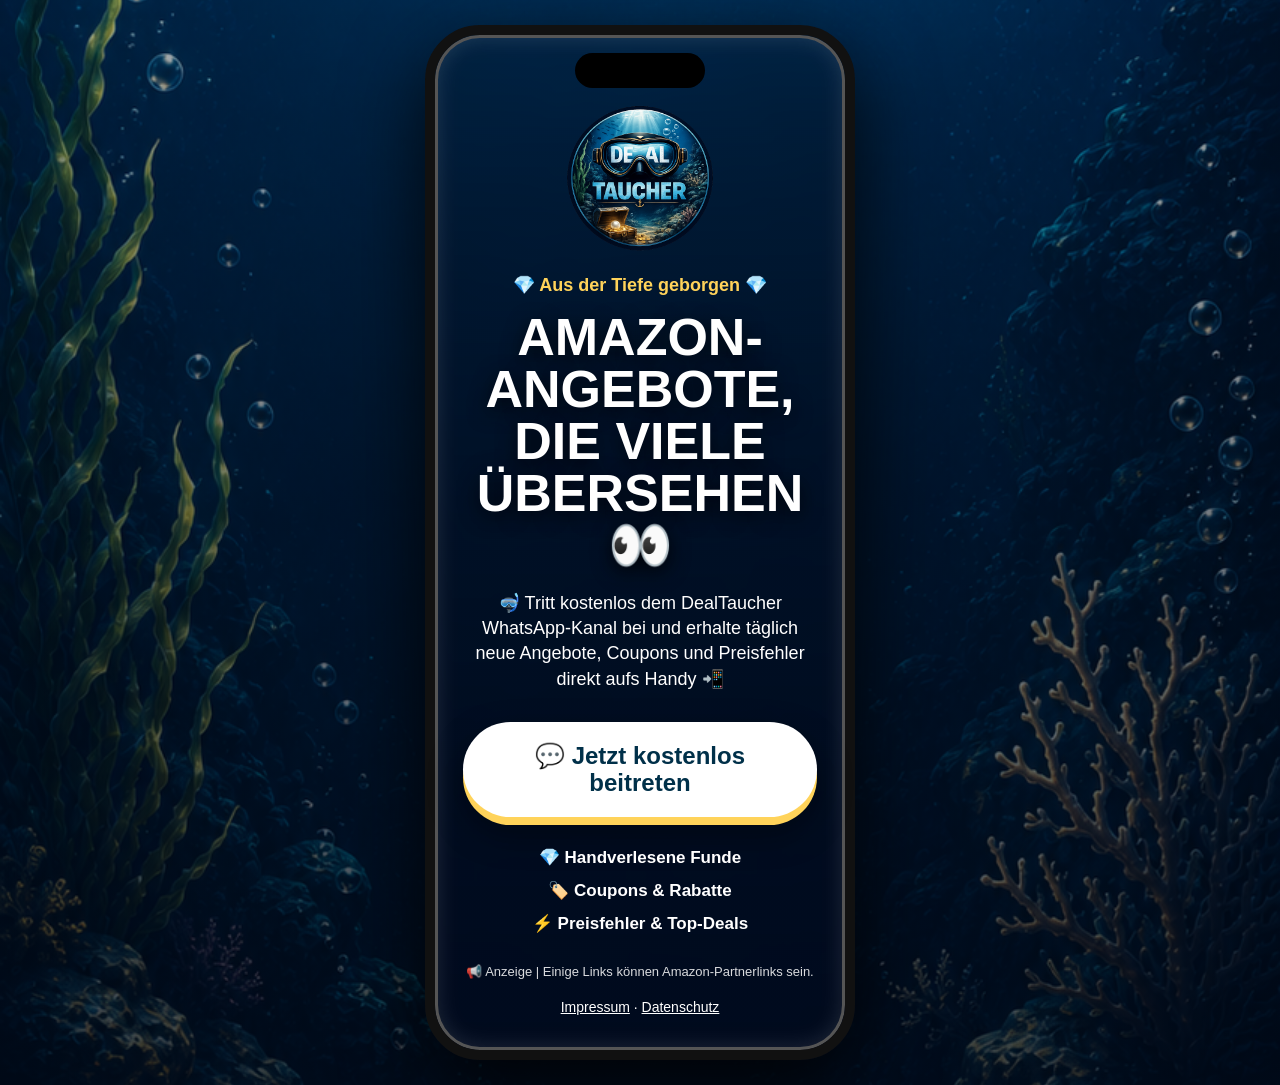
<file: index.html>
<!doctype html>
<html lang="de">
<head>
  <meta charset="utf-8" />
  <meta name="viewport" content="width=device-width, initial-scale=1" />

  <title>Deal Taucher – Amazon Deals direkt auf WhatsApp</title>

  <meta
    name="description"
    content="Deal Taucher findet täglich Amazon-Angebote, Coupons und Preisfehler. Kostenlos dem WhatsApp-Kanal beitreten."
  />

  <link rel="stylesheet" href="style.css" />
  <link rel="icon" type="image/png" href="assets/favicon.png" />

  <!-- Google Analytics -->
  <script
    async
    src="https://www.googletagmanager.com/gtag/js?id=G-8SXYNRDTDF"
  ></script>

  <script>
    window.dataLayer = window.dataLayer || [];

    function gtag() {
      dataLayer.push(arguments);
    }

    gtag("js", new Date());
    gtag("config", "G-8SXYNRDTDF");
  </script>

  <!-- TikTok Pixel Code Start -->
  <script>
    !function (w, d, t) {
      w.TiktokAnalyticsObject = t;

      var ttq = w[t] = w[t] || [];

      ttq.methods = [
        "page",
        "track",
        "identify",
        "instances",
        "debug",
        "on",
        "off",
        "once",
        "ready",
        "alias",
        "group",
        "enableCookie",
        "disableCookie",
        "holdConsent",
        "revokeConsent",
        "grantConsent"
      ];

      ttq.setAndDefer = function (t, e) {
        t[e] = function () {
          t.push([e].concat(Array.prototype.slice.call(arguments, 0)));
        };
      };

      for (var i = 0; i < ttq.methods.length; i++) {
        ttq.setAndDefer(ttq, ttq.methods[i]);
      }

      ttq.instance = function (t) {
        var e = ttq._i[t] || [];

        for (var n = 0; n < ttq.methods.length; n++) {
          ttq.setAndDefer(e, ttq.methods[n]);
        }

        return e;
      };

      ttq.load = function (e, n) {
        var r = "https://analytics.tiktok.com/i18n/pixel/events.js";

        ttq._i = ttq._i || {};
        ttq._i[e] = [];
        ttq._i[e]._u = r;

        ttq._t = ttq._t || {};
        ttq._t[e] = +new Date();

        ttq._o = ttq._o || {};
        ttq._o[e] = n || {};

        n = document.createElement("script");
        n.type = "text/javascript";
        n.async = true;
        n.src = r + "?sdkid=" + e + "&lib=" + t;

        e = document.getElementsByTagName("script")[0];
        e.parentNode.insertBefore(n, e);
      };

      ttq.load("D9AVBBRC77U102660D5G");
      ttq.page();

    }(window, document, "ttq");
  </script>
  <!-- TikTok Pixel Code End -->
</head>

<body>
  <main class="hero">
    <section class="card">
      <img
        src="assets/logo.png"
        alt="Deal Taucher Logo"
        class="logo"
      />

      <p class="eyebrow">💎 Aus der Tiefe geborgen 💎</p>

      <h1>Amazon-Angebote, die viele übersehen 👀</h1>

      <p class="subtitle">
        🤿 Tritt kostenlos dem DealTaucher WhatsApp-Kanal bei und erhalte
        täglich neue Angebote, Coupons und Preisfehler direkt aufs Handy 📲
      </p>

      <a
        class="cta"
        href="https://whatsapp.com/channel/0029Vb8oDq4BPzjclmsVyL2b"
        target="_blank"
        rel="noopener"
        id="whatsapp-button"
      >
        💬 Jetzt kostenlos beitreten
      </a>

      <div class="features">
        <div>💎 Handverlesene Funde</div>
        <div>🏷️ Coupons & Rabatte</div>
        <div>⚡ Preisfehler & Top-Deals</div>
      </div>

      <p class="affiliate">
        📢 Anzeige | Einige Links können Amazon-Partnerlinks sein.
      </p>

      <footer>
        <a href="impressum.html">Impressum</a>
        <span>·</span>
        <a href="datenschutz.html">Datenschutz</a>
      </footer>
    </section>
  </main>

  <!-- Google Analytics und TikTok Klick-Tracking -->
  <script>
    document.addEventListener("DOMContentLoaded", function () {
      const whatsappButton = document.getElementById("whatsapp-button");

      if (!whatsappButton) {
        console.warn("WhatsApp-Button für das Tracking nicht gefunden.");
        return;
      }

      whatsappButton.addEventListener("click", function () {
        // Google Analytics
        if (typeof gtag === "function") {
          gtag("event", "whatsapp_join_click", {
            button_name: "WhatsApp-Kanal beitreten"
          });
        }

        // TikTok Pixel
        if (typeof ttq !== "undefined") {
          ttq.track("ClickButton", {
            content_name: "DealTaucher WhatsApp-Kanal"
          });
        }
      });
    });
  </script>
</body>
</html>
</file>
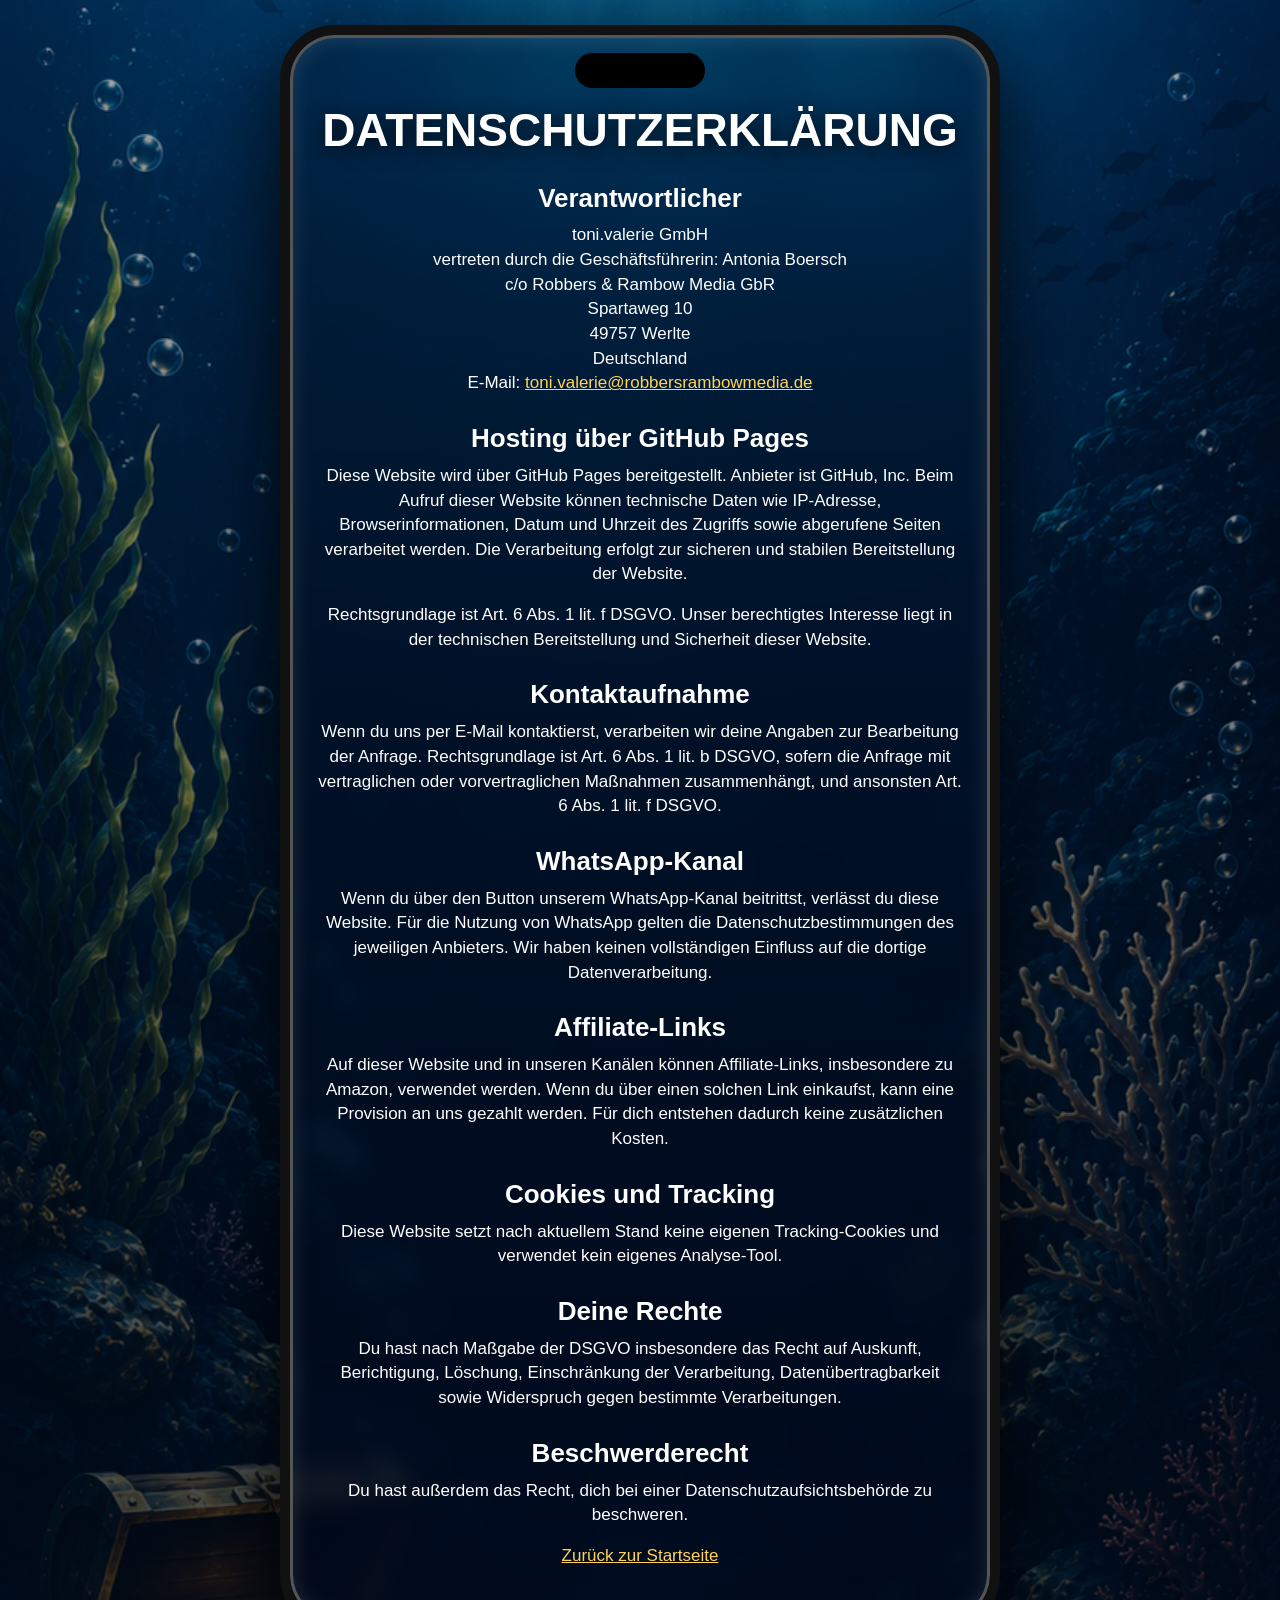
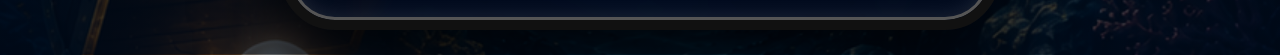
<file: datenschutz.html>
<!doctype html>
<html lang="de">
<head>
  <meta charset="utf-8" />
  <meta name="viewport" content="width=device-width, initial-scale=1" />
  <title>Datenschutz – Deal Taucher</title>
  <link rel="stylesheet" href="style.css" />
  <link rel="icon" type="image/png" href="assets/favicon.png">
</head>
<body>
  <main class="hero">
    <section class="card legal">
      <h1>Datenschutzerklärung</h1>

      <h2>Verantwortlicher</h2>
      <p>
        toni.valerie GmbH<br>
        vertreten durch die Geschäftsführerin: Antonia Boersch<br>
        c/o Robbers & Rambow Media GbR<br>
        Spartaweg 10<br>
        49757 Werlte<br>
        Deutschland<br>
        E-Mail: <a href="mailto:toni.valerie@robbersrambowmedia.de">toni.valerie@robbersrambowmedia.de</a>
      </p>

      <h2>Hosting über GitHub Pages</h2>
      <p>
        Diese Website wird über GitHub Pages bereitgestellt. Anbieter ist GitHub, Inc.
        Beim Aufruf dieser Website können technische Daten wie IP-Adresse,
        Browserinformationen, Datum und Uhrzeit des Zugriffs sowie abgerufene Seiten verarbeitet werden.
        Die Verarbeitung erfolgt zur sicheren und stabilen Bereitstellung der Website.
      </p>
      <p>
        Rechtsgrundlage ist Art. 6 Abs. 1 lit. f DSGVO. Unser berechtigtes Interesse liegt
        in der technischen Bereitstellung und Sicherheit dieser Website.
      </p>

      <h2>Kontaktaufnahme</h2>
      <p>
        Wenn du uns per E-Mail kontaktierst, verarbeiten wir deine Angaben zur Bearbeitung
        der Anfrage. Rechtsgrundlage ist Art. 6 Abs. 1 lit. b DSGVO, sofern die Anfrage
        mit vertraglichen oder vorvertraglichen Maßnahmen zusammenhängt, und ansonsten
        Art. 6 Abs. 1 lit. f DSGVO.
      </p>

      <h2>WhatsApp-Kanal</h2>
      <p>
        Wenn du über den Button unserem WhatsApp-Kanal beitrittst, verlässt du diese Website.
        Für die Nutzung von WhatsApp gelten die Datenschutzbestimmungen des jeweiligen Anbieters.
        Wir haben keinen vollständigen Einfluss auf die dortige Datenverarbeitung.
      </p>

      <h2>Affiliate-Links</h2>
      <p>
        Auf dieser Website und in unseren Kanälen können Affiliate-Links, insbesondere zu Amazon,
        verwendet werden. Wenn du über einen solchen Link einkaufst, kann eine Provision an uns
        gezahlt werden. Für dich entstehen dadurch keine zusätzlichen Kosten.
      </p>

      <h2>Cookies und Tracking</h2>
      <p>
        Diese Website setzt nach aktuellem Stand keine eigenen Tracking-Cookies und verwendet kein
        eigenes Analyse-Tool.
      </p>

      <h2>Deine Rechte</h2>
      <p>
        Du hast nach Maßgabe der DSGVO insbesondere das Recht auf Auskunft, Berichtigung,
        Löschung, Einschränkung der Verarbeitung, Datenübertragbarkeit sowie Widerspruch gegen
        bestimmte Verarbeitungen.
      </p>

      <h2>Beschwerderecht</h2>
      <p>
        Du hast außerdem das Recht, dich bei einer Datenschutzaufsichtsbehörde zu beschweren.
      </p>

      <p><a href="index.html">Zurück zur Startseite</a></p>
    </section>
  </main>
</body>
</html>
</file>
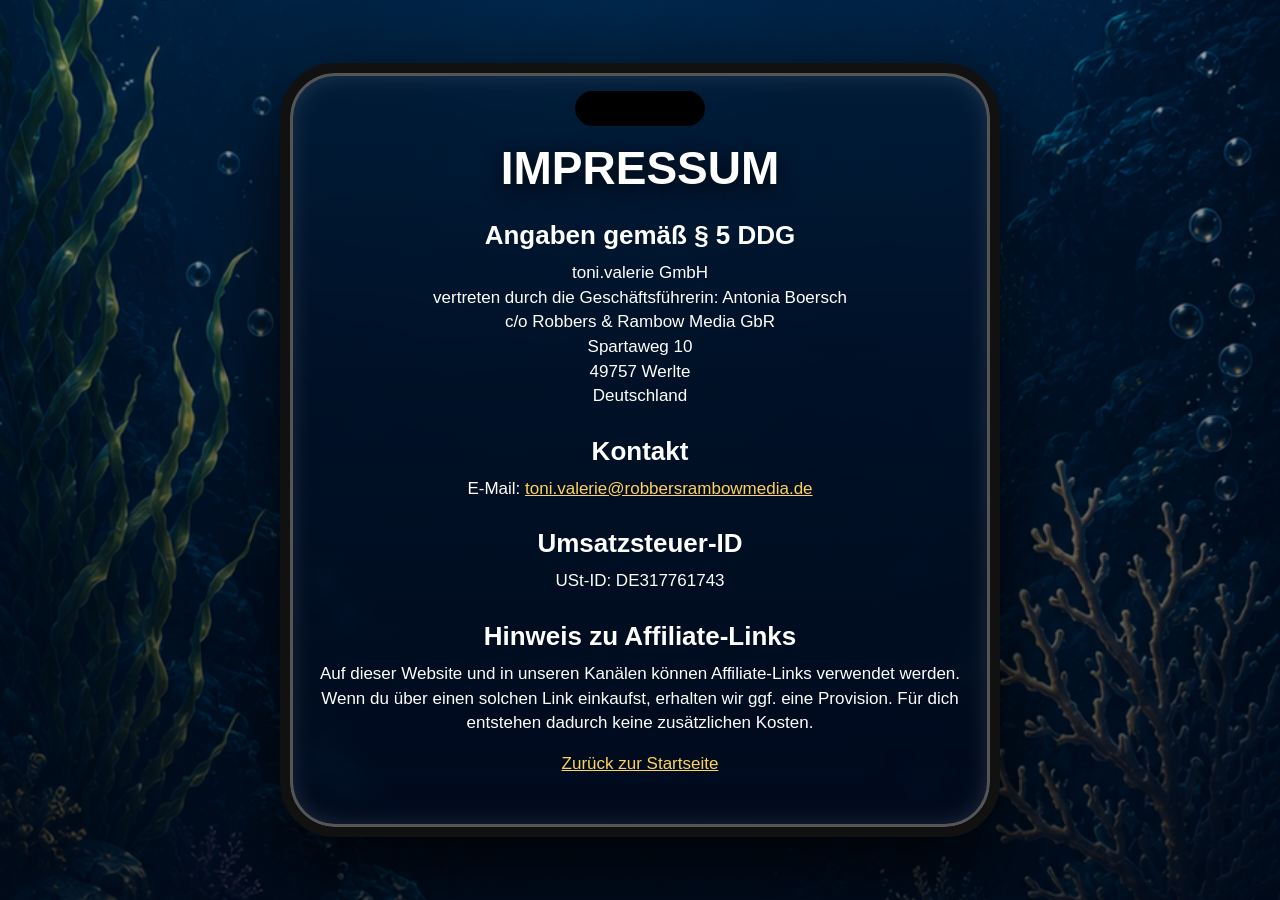
<file: impressum.html>
<!doctype html>
<html lang="de">
<head>
  <meta charset="utf-8" />
  <meta name="viewport" content="width=device-width, initial-scale=1" />
  <title>Impressum – Deal Taucher</title>
  <link rel="stylesheet" href="style.css" />
  <link rel="icon" type="image/png" href="assets/favicon.png">
</head>
<body>
  <main class="hero">
    <section class="card legal">
      <h1>Impressum</h1>

      <h2>Angaben gemäß § 5 DDG</h2>
      <p>
        toni.valerie GmbH<br>
        vertreten durch die Geschäftsführerin: Antonia Boersch<br>
        c/o Robbers & Rambow Media GbR<br>
        Spartaweg 10<br>
        49757 Werlte<br>
        Deutschland
      </p>

      <h2>Kontakt</h2>
      <p>
        E-Mail: <a href="mailto:toni.valerie@robbersrambowmedia.de">toni.valerie@robbersrambowmedia.de</a>
      </p>

      <h2>Umsatzsteuer-ID</h2>
      <p>USt-ID: DE317761743</p>

      <h2>Hinweis zu Affiliate-Links</h2>
      <p>
        Auf dieser Website und in unseren Kanälen können Affiliate-Links verwendet werden.
        Wenn du über einen solchen Link einkaufst, erhalten wir ggf. eine Provision.
        Für dich entstehen dadurch keine zusätzlichen Kosten.
      </p>

      <p><a href="index.html">Zurück zur Startseite</a></p>
    </section>
  </main>
</body>
</html>
</file>
<file: style.css>
* {
    margin: 0;
    padding: 0;
    box-sizing: border-box;
}

html,
body {
    min-height: 100%;
    font-family: Arial, Helvetica, sans-serif;
    color: white;
}

body {
    background:
        linear-gradient(
            rgba(0, 20, 40, 0.35),
            rgba(0, 10, 25, 0.8)
        ),
        url("assets/background-mobile.jpg");

    background-size: contain;
    background-position: center top;
    background-repeat: no-repeat;
    background-color: #031827;
}

.hero {
    min-height: 100vh;

    display: flex;
    align-items: center;
    justify-content: center;

    padding: 25px;

    background:
        linear-gradient(
            rgba(0, 20, 40, 0.35),
            rgba(0, 10, 25, 0.75)
        ),
        url("assets/background-mobile.jpg");

    background-size: cover;
    background-position: center;
    background-repeat: no-repeat;
}



.card {
    position: relative;

    max-width: 430px;
    min-height: 820px;

    text-align: center;

    background:
        linear-gradient(
            rgba(0,20,40,0.25),
            rgba(0,10,30,0.75)
        );

    backdrop-filter: blur(10px);

    border-radius: 55px;

    padding:
        70px 28px
        35px;

    border:
        10px solid #111;

    box-shadow:
        inset 0 0 0 3px #555,
        inset 0 0 25px rgba(255,255,255,0.15),
        0 30px 80px rgba(0,0,0,0.8);
}


.logo {
    width: 150px;
    margin-bottom: 15px;
}


.eyebrow {
    color: #ffd35a;
    font-size: 18px;
    font-weight: bold;
    margin-bottom: 15px;
}


h1 {
    font-size: clamp(32px, 8vw, 52px);
    line-height: 1;
    text-transform: uppercase;
    margin-bottom: 20px;

    text-shadow:
        0 5px 20px rgba(0,0,0,0.8);
}


.subtitle {
    font-size: 18px;
    line-height: 1.4;
    margin-bottom: 30px;
}


.cta {
    display: block;

    background: white;
    color: #003049;

    padding: 20px 24px;

    border-radius: 999px;

    font-size: 24px;
    line-height: 1.15;
    font-weight: 900;

    text-decoration: none;

    box-shadow:
        0 8px 0 #ffd35a,
        0 15px 35px rgba(0,0,0,0.45);

    margin-bottom: 30px;

    text-shadow: none;
}
@media (max-width: 420px) {

    .cta {
        font-size: 21px;
    }

}

@media (max-width: 450px) {

    .hero {
        padding: 10px;
    }

    .card {
        border-width: 7px;
        border-radius: 45px;
        padding-left: 18px;
        padding-right: 18px;
    }

}

.cta:hover {
    transform: scale(1.03);
}


.features {
    display: grid;
    gap: 12px;

    font-size: 17px;
    font-weight: bold;

    margin-bottom: 30px;
}


.affiliate {
    font-size: 13px;
    opacity: 0.85;

    margin-bottom: 20px;
}


footer {
    font-size: 14px;
}


footer a {
    color: white;
}

.card::before {
    content: "";

    position: absolute;

    top: 18px;
    left: 50%;

    transform: translateX(-50%);

    width: 130px;
    height: 35px;

    background: black;

    border-radius: 999px;

    z-index: 5;
}


.legal {
    text-align: left;
    max-width: 720px;
    min-height: auto;
}

.legal h1 {
    font-size: clamp(28px, 8vw, 46px);
    line-height: 1.1;
    word-break: break-word;
    overflow-wrap: anywhere;
    text-align: center;
}

.legal h2 {
    font-size: 26px;
    line-height: 1.15;
    margin-top: 28px;
    margin-bottom: 10px;
    text-align: center;
}

.legal p {
    font-size: 17px;
    line-height: 1.45;
    margin-bottom: 16px;
    text-align: center;
}

.legal a {
    color: #ffd35a;
    overflow-wrap: anywhere;
}
</file>
